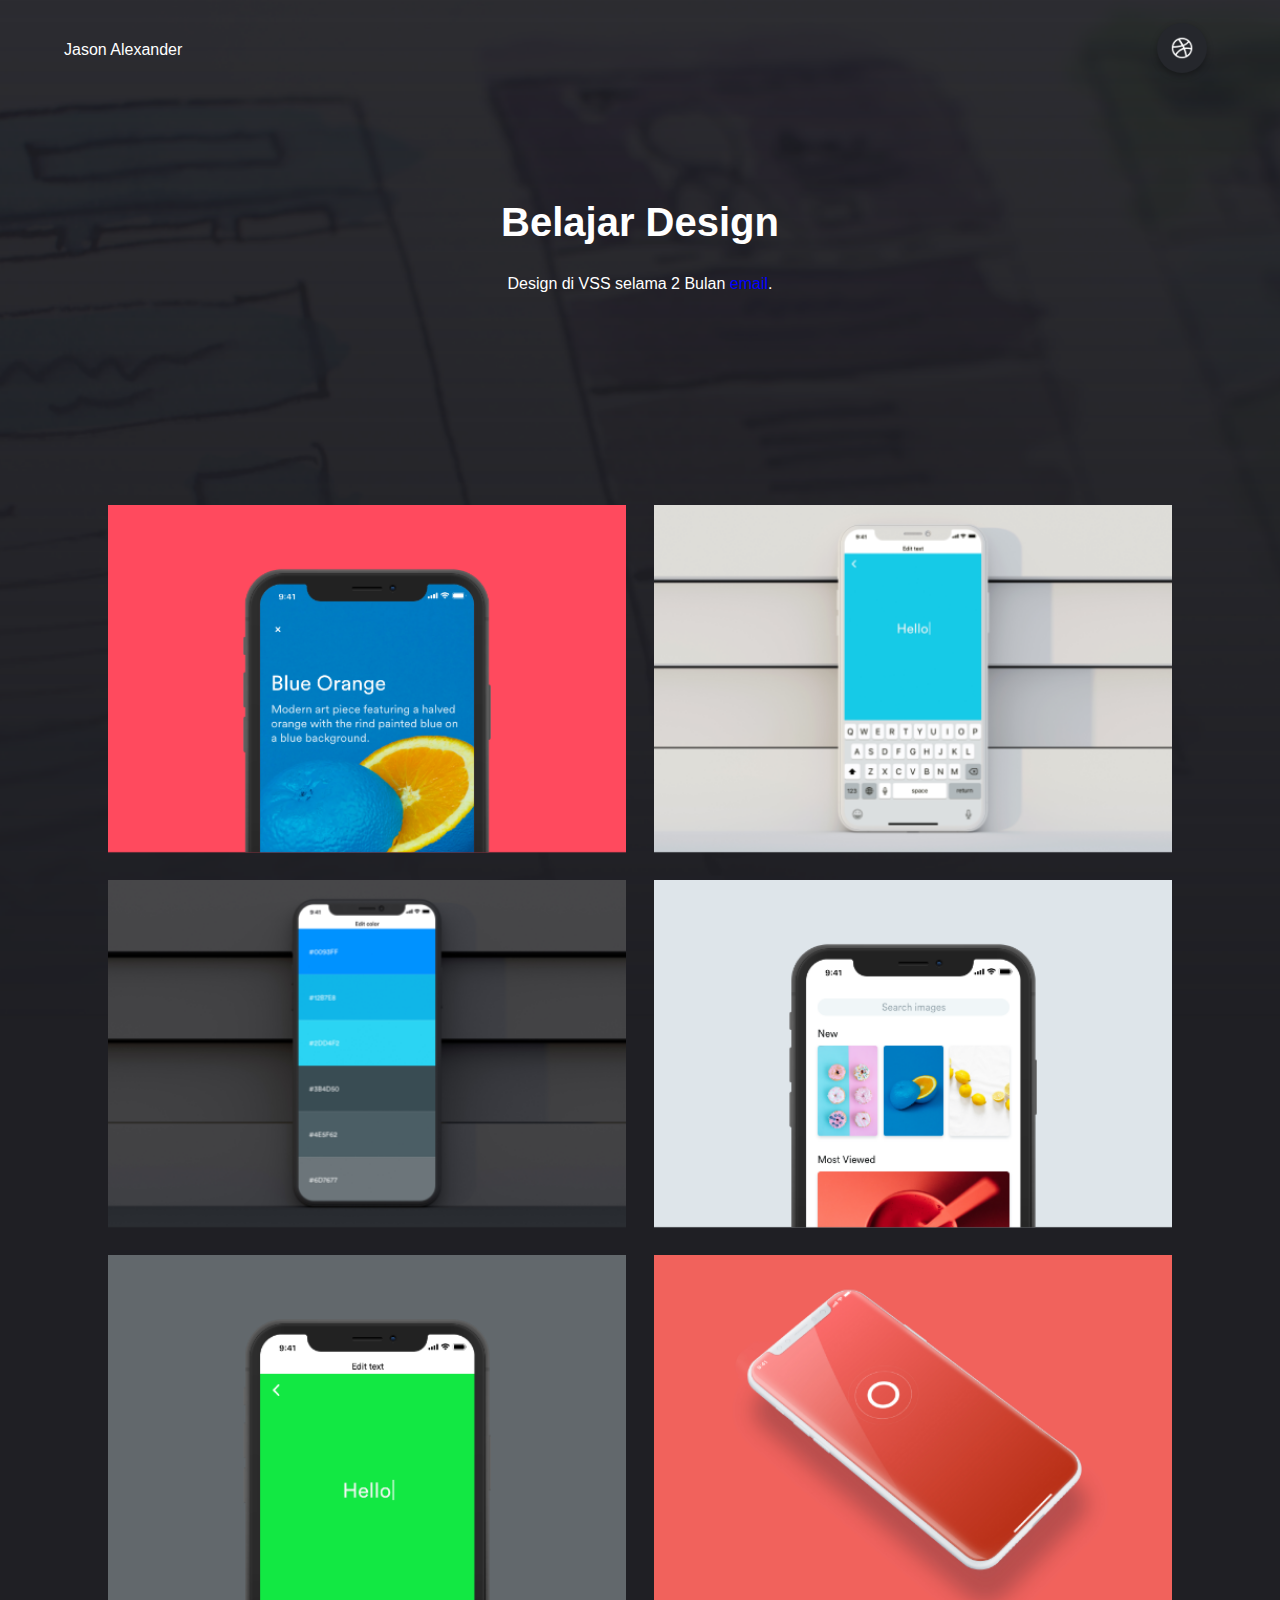
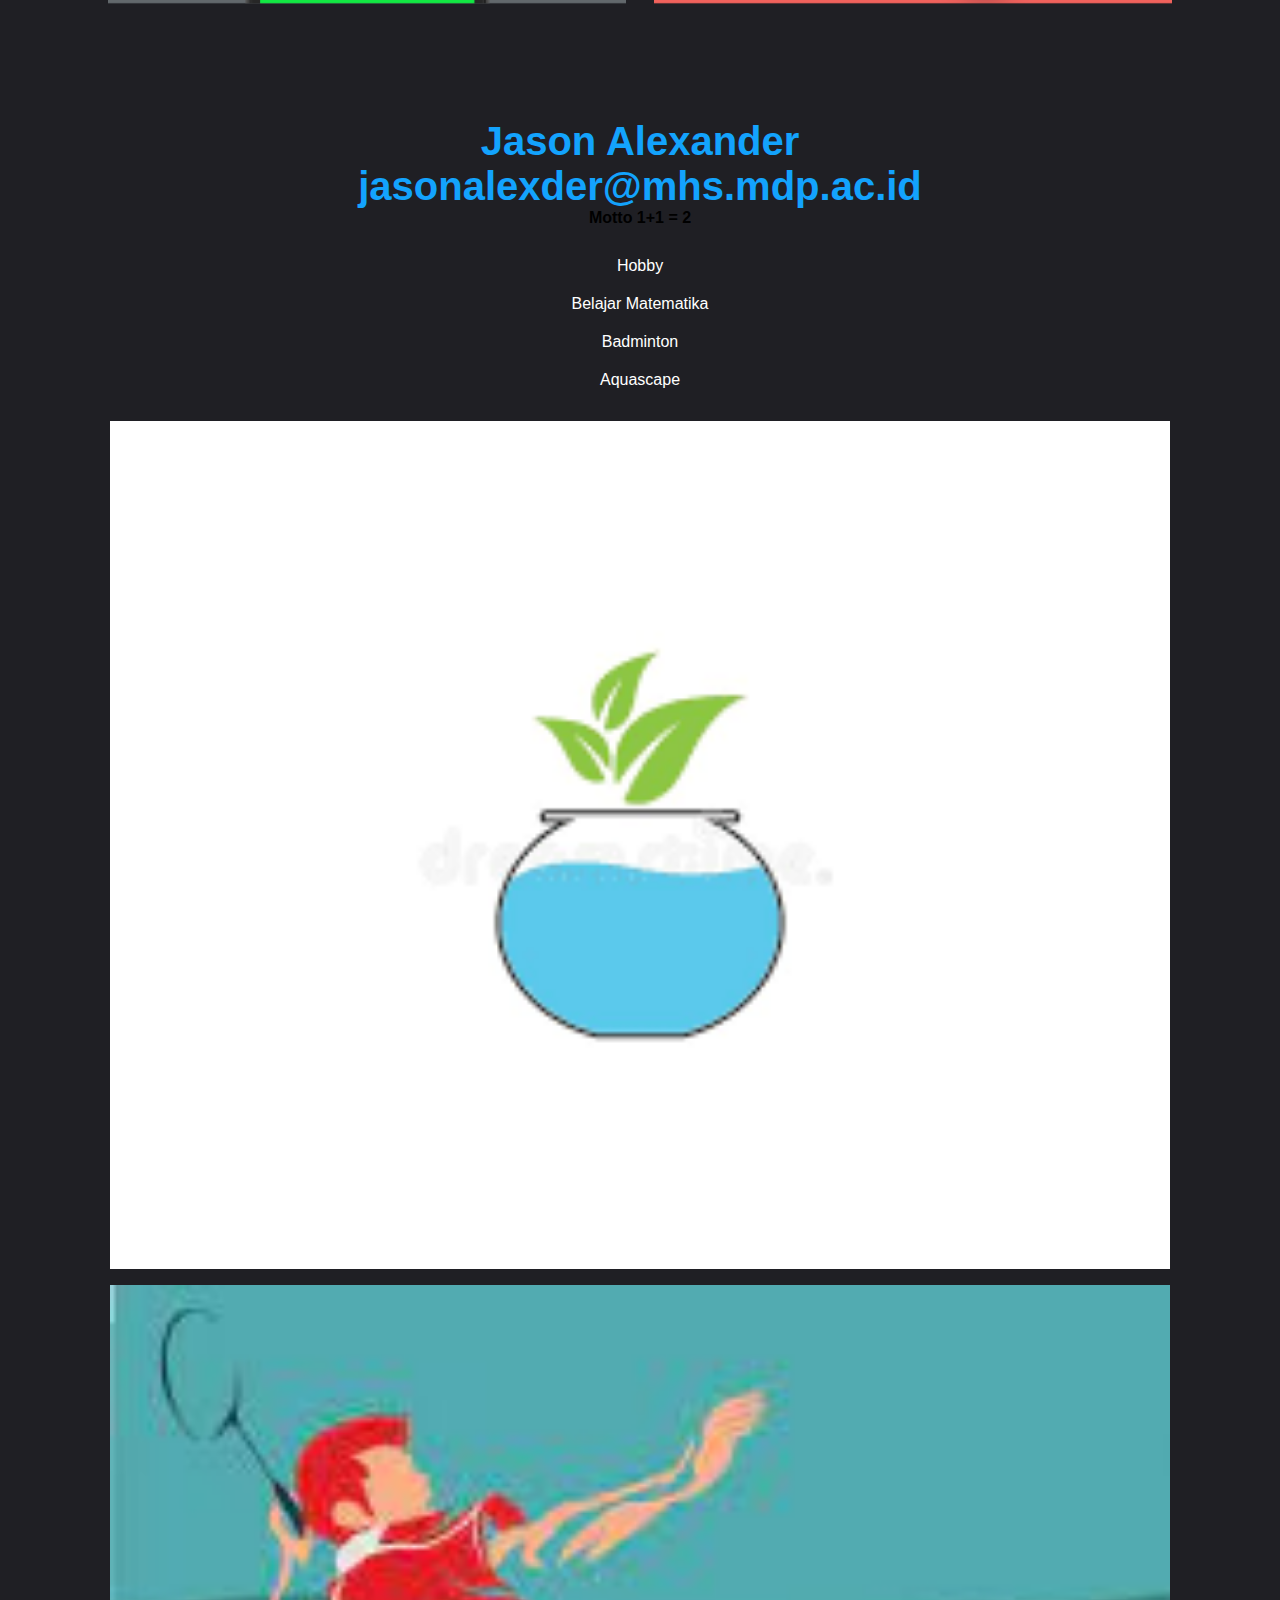
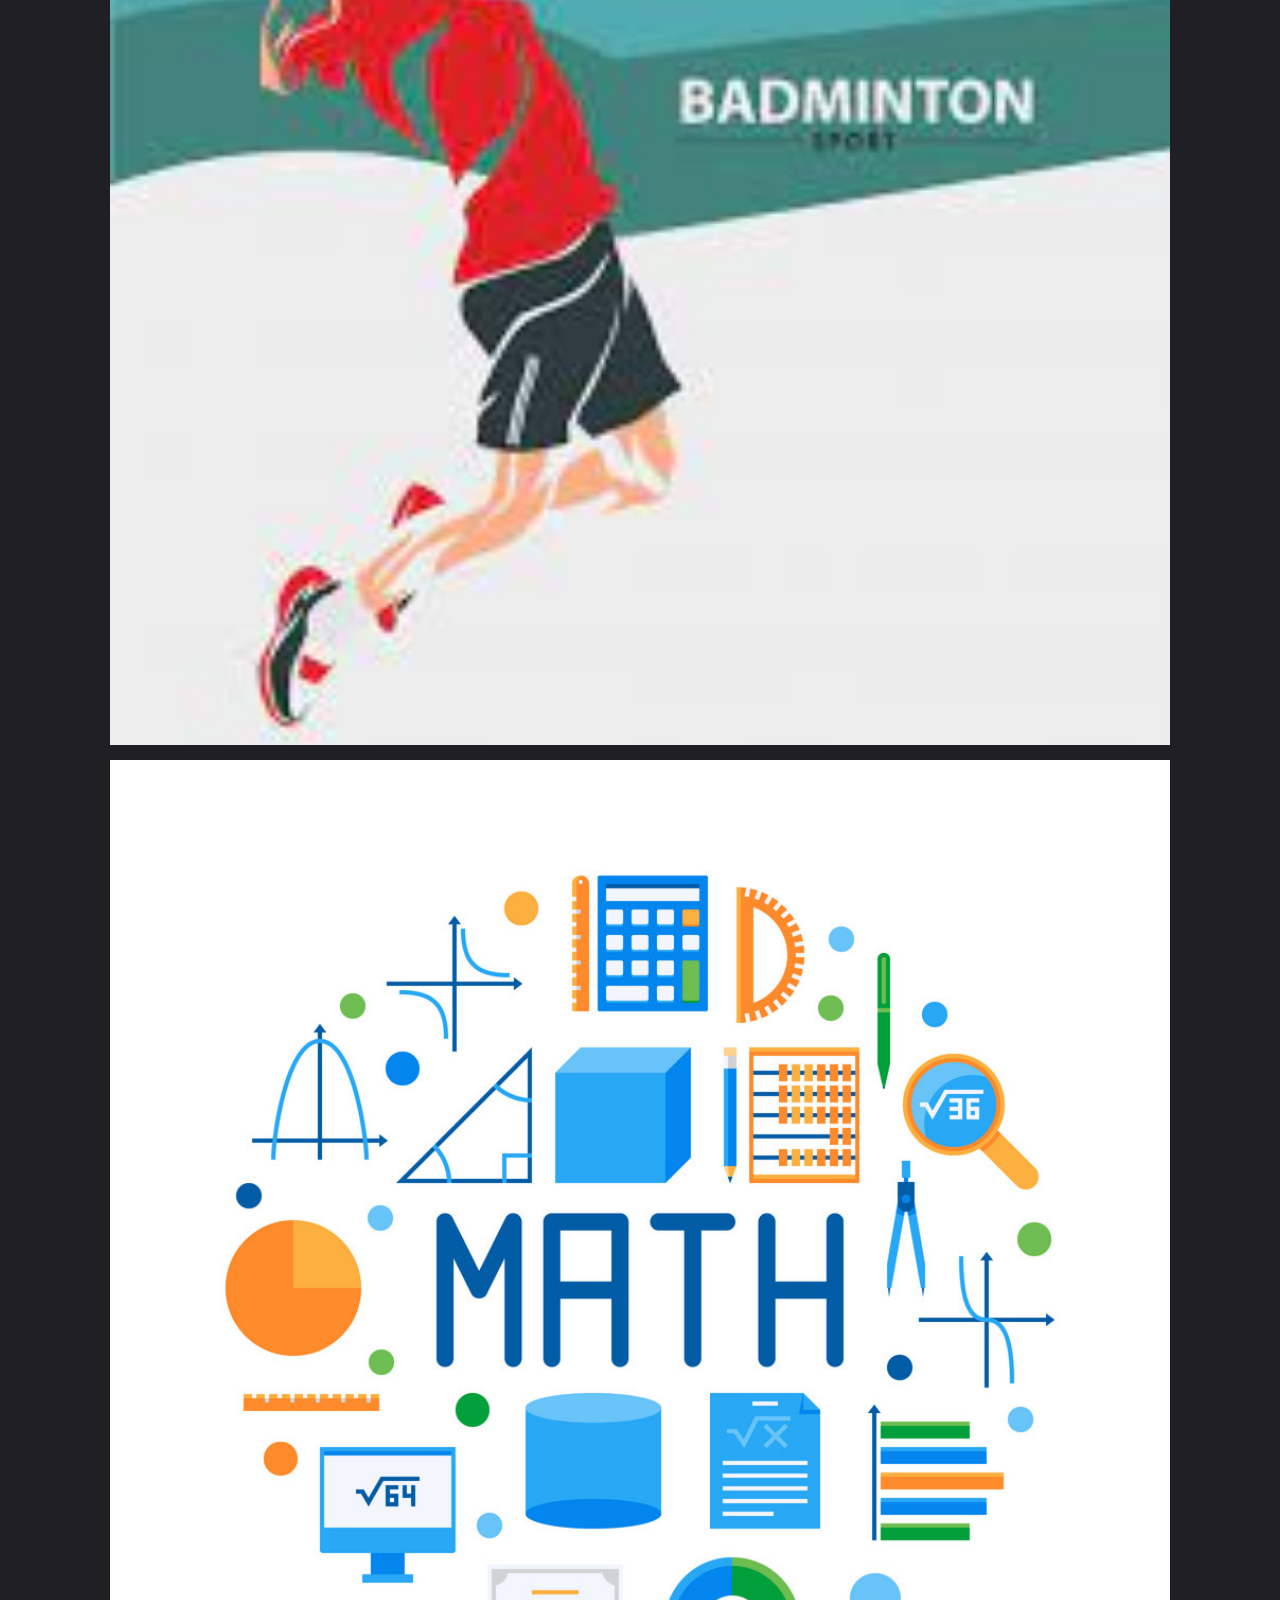
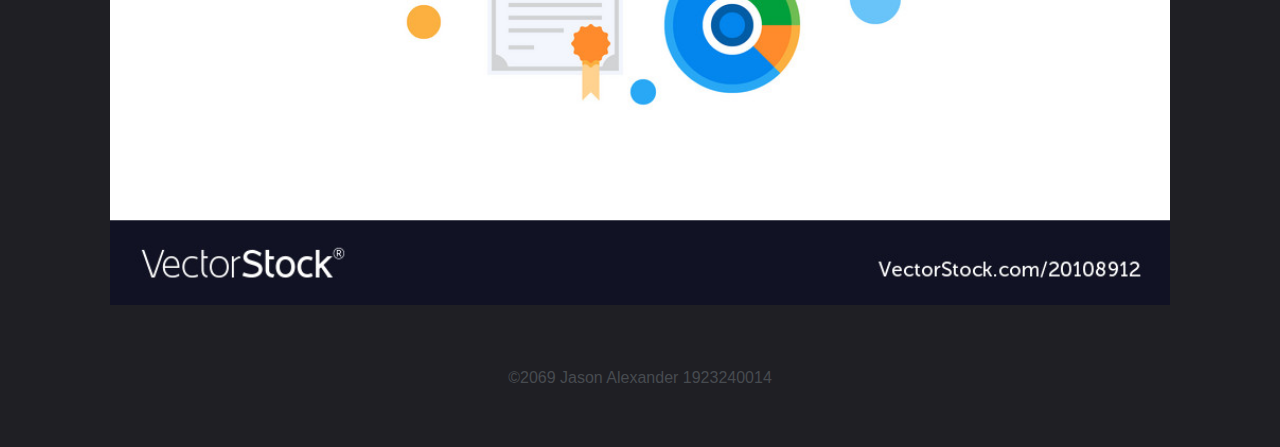
<file: index.html>
<!DOCTYPE html>
<html lang="en">
<head>
    <meta charset="UTF-8">
    <meta name="viewport" content="width=device-width, initial-scale=1.0">
    <title>Portofolio</title>
    <link rel="stylesheet" type="text/css" href="main.css">
    <link rel="stylesheet" href="animate.css">
</head>
<body>
    <div class="wrapper">
        <nav class="clearfix">
            <a href="#" >Jason Alexander</a>
            <a href="#"><s><img src="images/dribbble_icon.png" alt="dribble_icon"></s></a>
        </nav>

        <header>
            <h1>Belajar Design</h1>
            <p>Design di VSS selama 2 Bulan <a href="#">email</a>.</p>
        </header>

        <div class="wow">
            <a href="#"><img src="images/01.png" alt="project image"></a>
            <a href="#"><img src="images/02.png" alt="project image"></a>
            <a href="#"><img src="images/03.png" alt="project image"></a>
            <a href="#"><img src="images/04.png" alt="project image"></a>
            <a href="#"><img src="images/05.png" alt="project image"></a>
            <a href="#"><img src="images/06.png" alt="project image"></a>
        </div>

        <div class="whatIDo">
            <h1>Jason Alexander<br>jasonalexder@mhs.mdp.ac.id</h1>
            <h2 class="IAm">Motto 1+1 = 2</h2>
            <ul>
                <li>Hobby</li>
                <li>Belajar Matematika</li>
                <li>Badminton</li>
                <li>Aquascape</li>
            </ul>
        </div>

        <div class="wiw">
            <a href="#"><img src="images/aquascape.png" alt="project image"></a>
            <a href="#"><img src="images/badminton.jfif" alt="project image"></a>
            <a href="#"><img src="images/math.jpg" alt="project image"></a>
        </div>

        

        <footer>
            <p>©2069 Jason Alexander 1923240014 </p>
        </footer>

    </div>
</body>
</html>
</file>
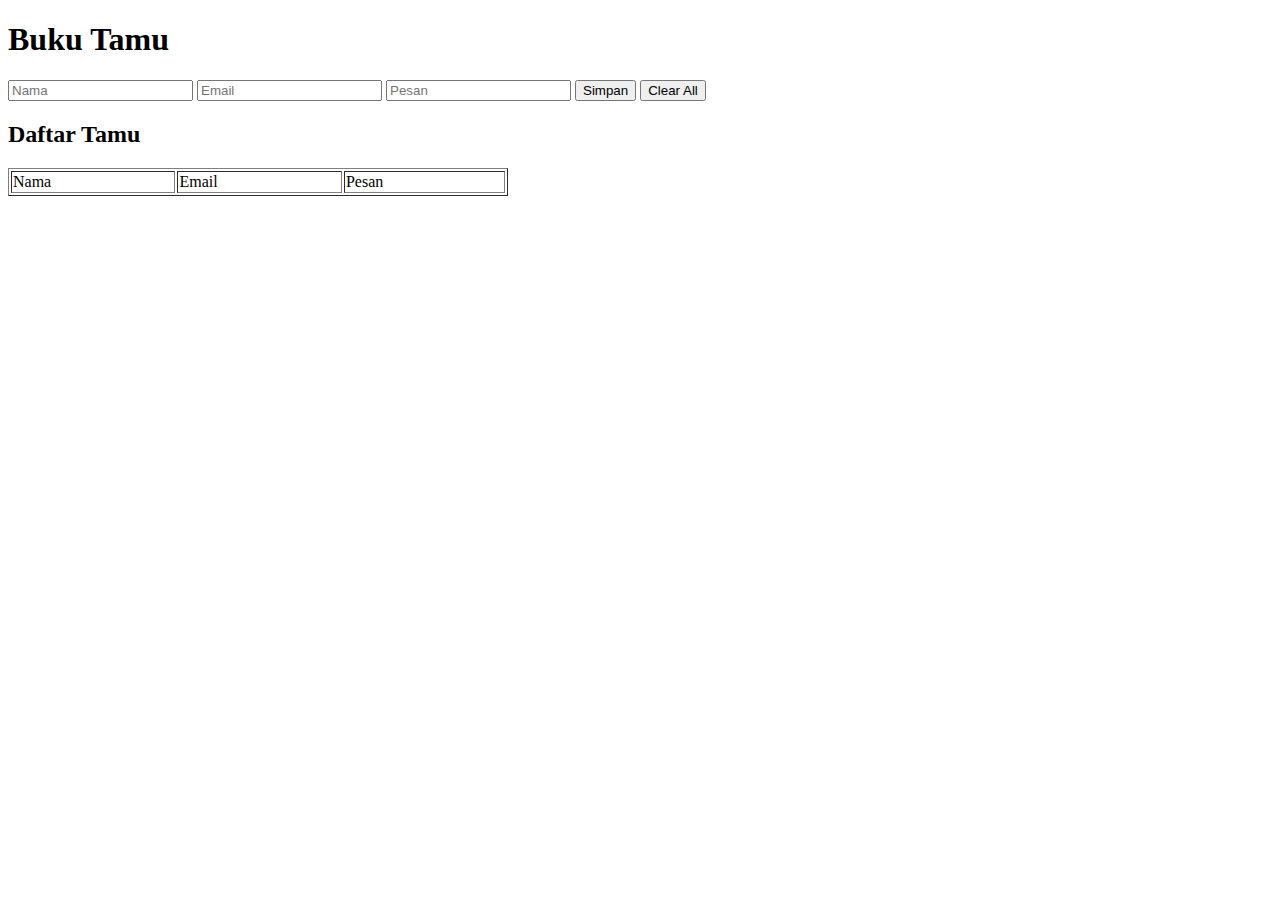
<file: daftarBukuTamu.html>
<!DOCTYPE html>
<html lang="en">
<head>
    <meta charset="UTF-8">
    <meta http-equiv="X-UA-Compatible" content="IE=edge">
    <meta name="viewport" content="width=device-width, initial-scale=1.0">
    <title>Buku Tamu</title>
</head>
<body onload= "tampilkehadiran()">
    <h1>Buku Tamu</h1>
    <form onsubmit = "simpankehadiran()">
        <input type="text" name="" id="nama" placeholder="Nama ">
        <input type="text" name="" id="email" placeholder="Email ">
        <input type="text" name="" id="pesan" placeholder="Pesan ">

        <button type="submit">Simpan</button>
        <button onclick = "clearLocalStorage()">Clear All </button>
    </form>
    <h2>Daftar Tamu</h2>
    <div id="daftar"></div>
    <table border="1" width="500" >
        <tr>
            <td>Nama</td>
            <td>Email</td>
            <td>Pesan</td>
        </tr>
    </table>
    <script>
        let kehadiran = [];
        const simpankehadiran = () => {
            let nama = document.getElementById("nama").value;
            let email = document.getElementById("email").value;
            let pesan = document.getElementById("pesan").value;

            let tamu = {nama: nama, email: email, pesan: pesan };
            let kehadiranlama = localStorage.getItem("kehadiran");
            if(kehadiranlama !=null){
                kehadiran = JSON.parse(kehadiranlama);// mengubah string menjadi array/object

            }
            kehadiran.push(tamu);
            localStorage.setItem("kehadiran", JSON.stringify(kehadiran));// mengubah object/array menjadi string
        }

        const tampilkehadiran = () => {
            let table = document.getElementsByTagName("table")[0];

            
            let datakehadiran = localStorage.getItem("kehadiran")
            if(datakehadiran != null){
                datakehadiran = JSON.parse(datakehadiran);
                datakehadiran.forEach(element => {
                    let row = table.insertRow();
                    let colnama = row.insertCell(0);
                    let colemail = row.insertCell(1);
                    let colpesan = row.insertCell(2);

                    colnama.innerHTML = element.nama;
                    colemail.innerHTML = element.email;
                    colpesan.innerHTML = element.pesan;


                });

            }
        } 
        const clearLocalStorage = () => {
            localStorage.clear();
        }
    </script>
</body>
</html>
</file>
<file: main.css>
/*-----Seluruh-----*/
* {
    margin: 0;
    padding: 0;
    border: 0;
    outline: 0;
    font-size: 100%;
    vertical-align: baseline;
}
html {
    font-family: proxima nova, sans-serif;
}
body{
    width: 100%;
    background-image: url(images/BG_01.png);
    background-position: top center;
    background-repeat: no-repeat;
    background-size: cover;
}
.wrapper {
    width: 90%;
    margin: 0 auto;
}
.clearfix::after {
    content: "";
    clear: both;
    display: table;
}
h1 {
    color: white;
    font-size: 40px;
}
p {
    color: white;
    font-size: 16px;
}
ul {
    list-style: none;
    margin-top: 30px;
}
li {
    color: white;
    font-size: 16px;
    margin-bottom: 20px;
}

/*-----nav-----*/
nav {
    height: 100px;
    line-height: 100px;
}
nav a {
    color: white;
    text-decoration: none;
}
nav a img{
    vertical-align: middle;
}

nav a:nth-child(2) {
    float: right;
}

/*-----header-----*/
header {
    margin: 100px 0 200px 0;
    text-align: center;
}
header p {
    width: 45%;
    margin: 30px auto 0 auto;
}
header a {
    color: blue;
    text-decoration: NONE;
}

/*-----wow-----*/
.wow {
    text-align: center;
    width: 100%;
}
.wow a img {
    margin: 1%;
    width: 45%;
}

/*-----whatIDO-----*/
.whatIDo {
    text-align: center;
    margin: 100px 0 20px 0;
    position: relative;
}
.whatIDo h1 {
    color: #13a3fd;
}
.iAm {
    color: #25272c;
    font-size: 150px;
    position:absolute;
    left: 50%;
    transform: translateX(-50%);
    -webkit-transform: translateX(-50%);
    top: -20px;
    z-index: -1;
}

/*-----wiw-----*/
.wiw {
    width: 100%;
    text-align: center;
}
.wiw a Img {
    margin-top: 1%;
    width: 92%;
}

/*-----footer-----*/
footer {
    text-align: center;
    margin: 60px 0;
}
footer p {
    color: #474b50;
}

/*-----Responsive-----*/
@media only screen and (max-width: 991px) {
    header p {
        width: 100%;
    }
    .wow a img {
        margin: 2%;
        width: 96%;
    }
    .wiw a img {
        margin: 2%;
        width: 96%;
    } 
}
@media only screen and (max-width: 768px) {
    header {
        width: 96%;
        margin: 30px auto 100px auto;
        text-align: left;
    }
    .whatIDo {
        text-align: left;
        width: 96%;
        margin: 70px auto 100px auto;
    }
    .iAm {
        visibility: hidden;
    }
    footer {
        text-align: left;
        width: 96%;
        margin: 60px auto;
    }
}
</file>
